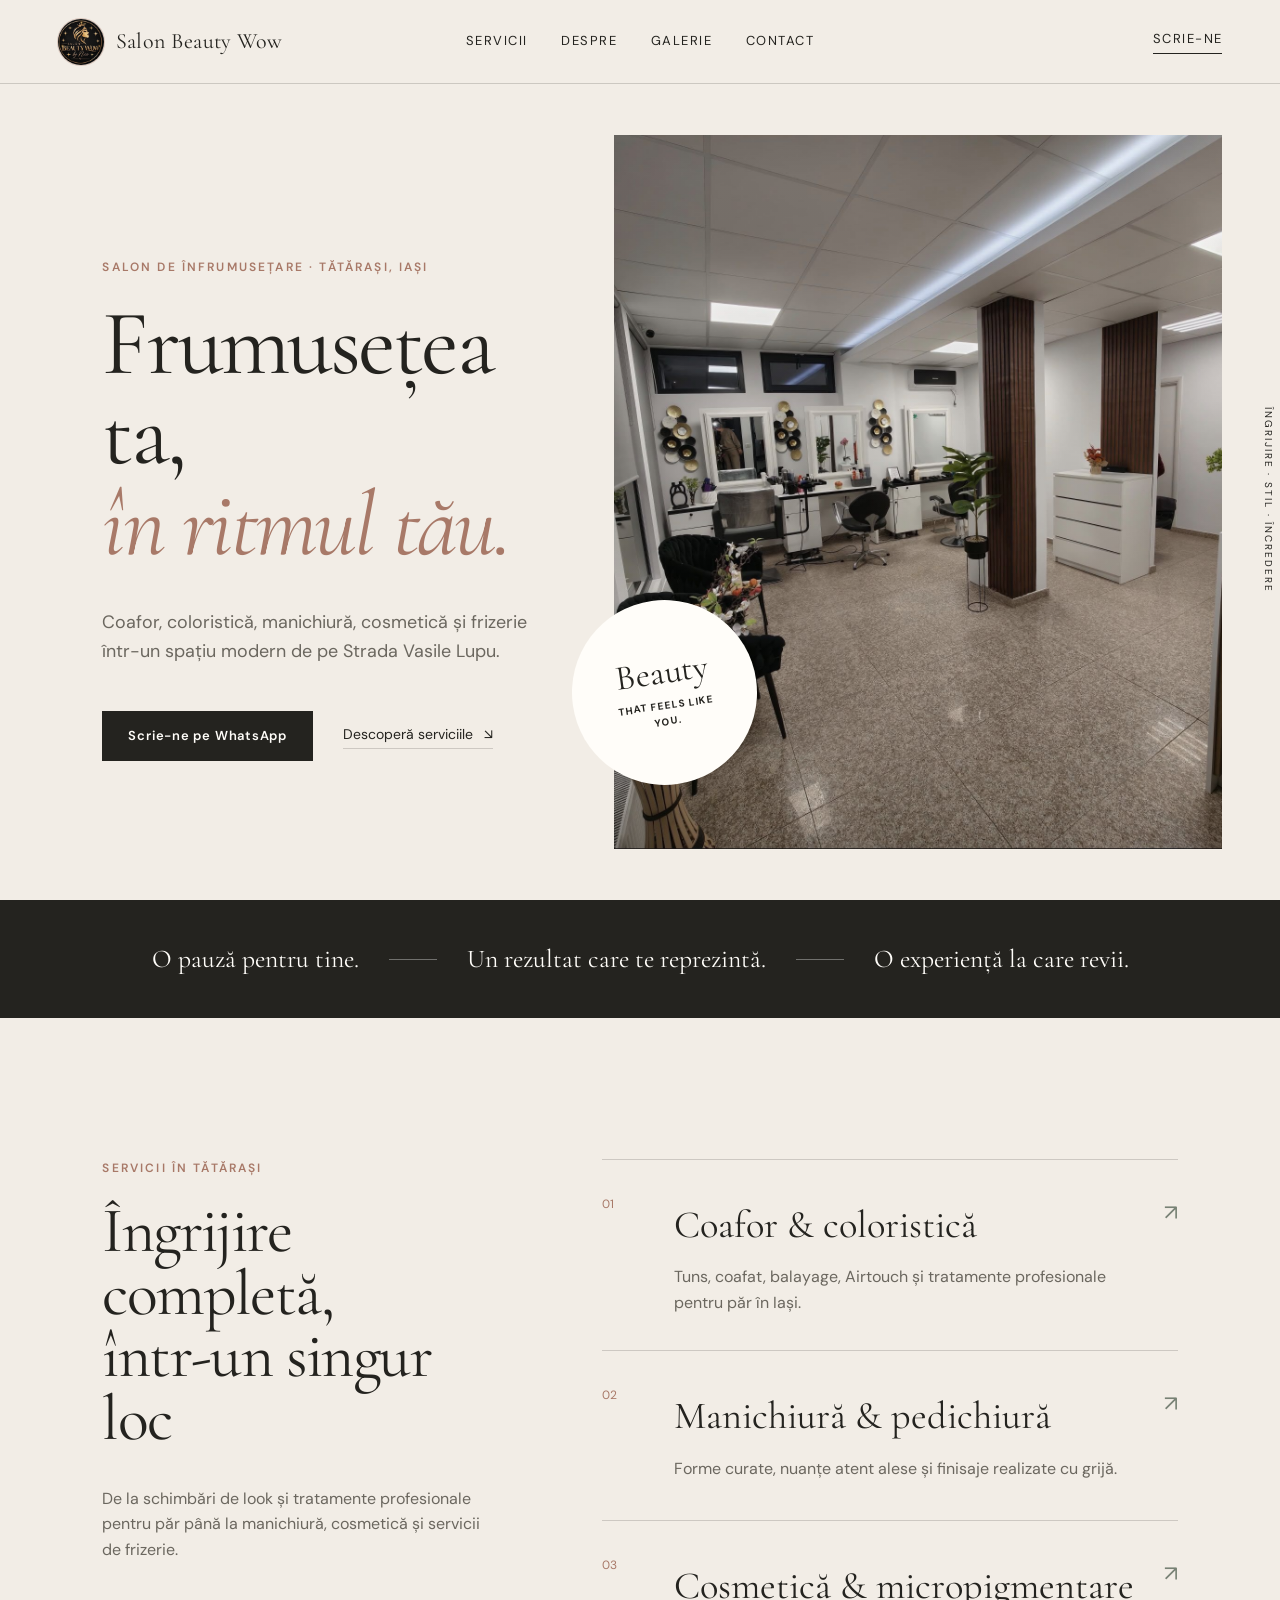
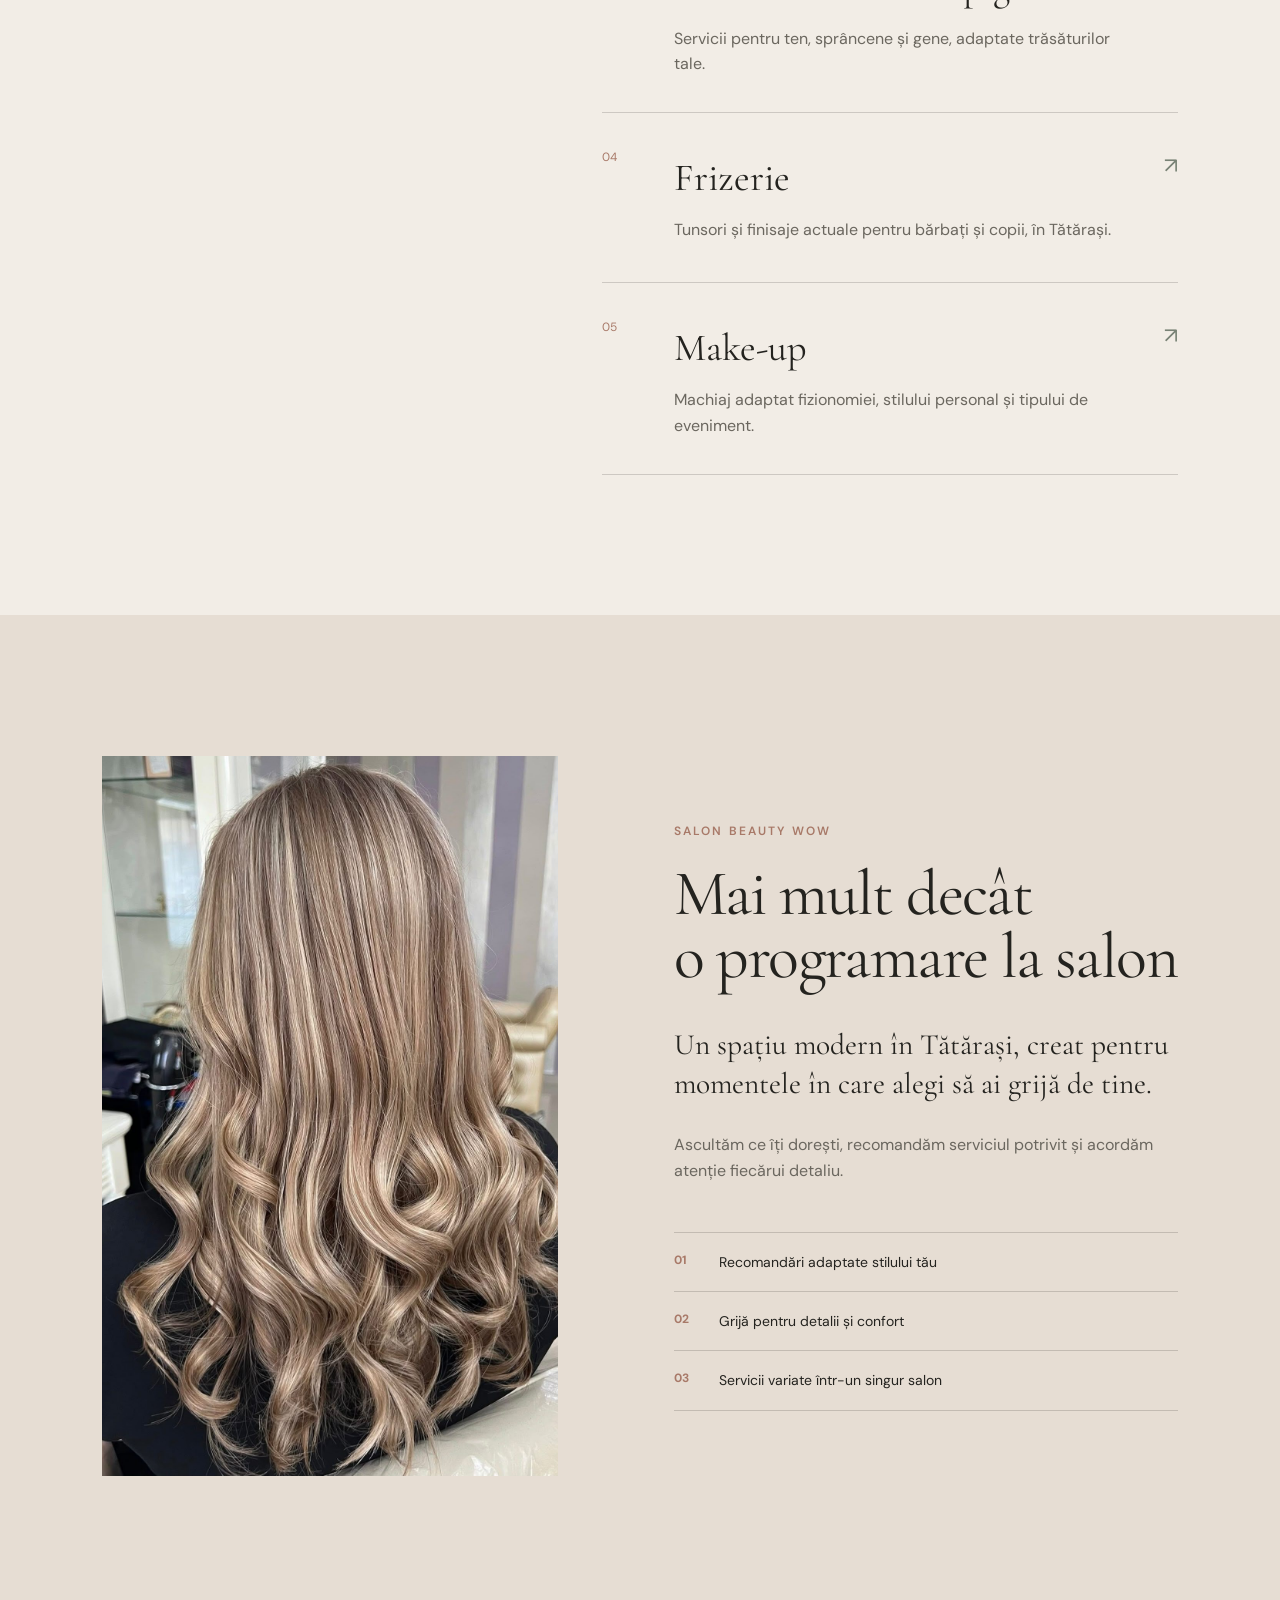
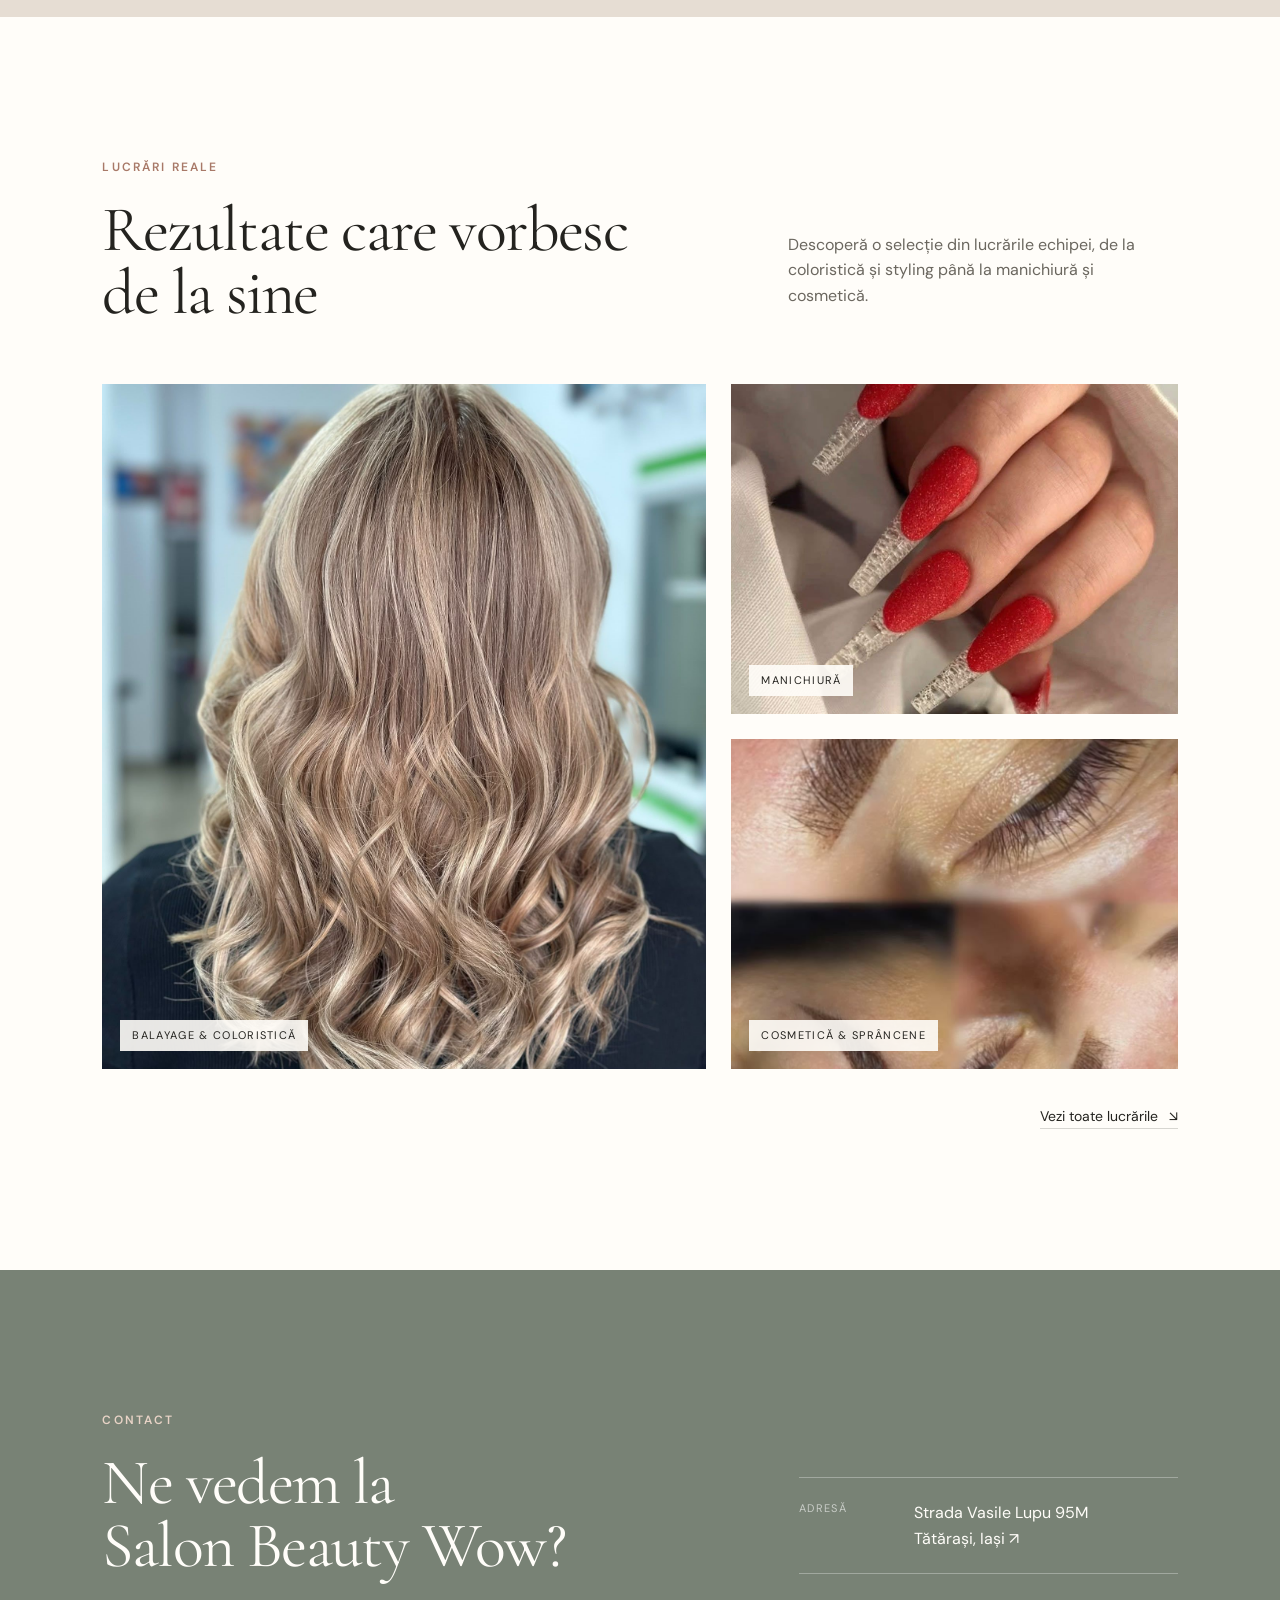
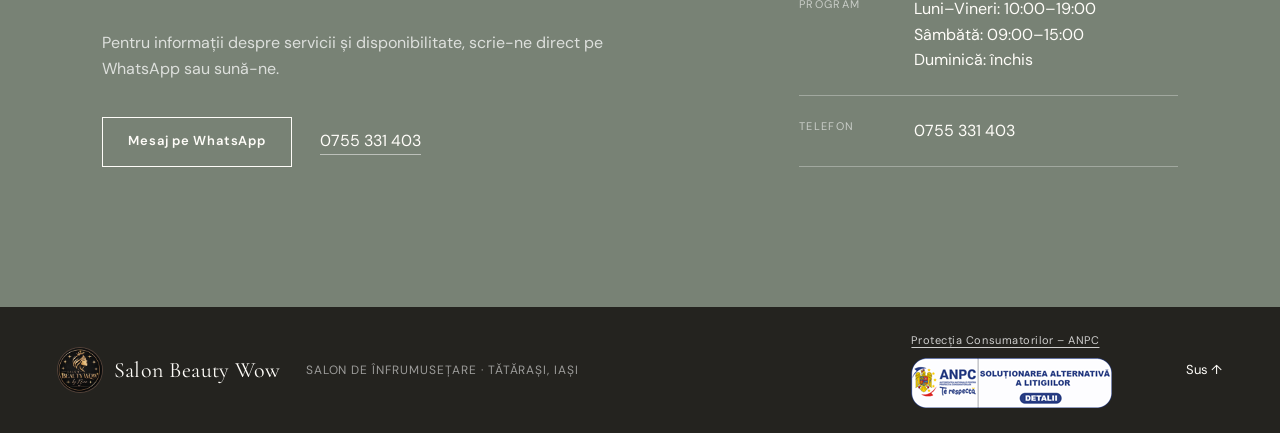
<file: index.html>
<!doctype html>
<html lang="ro">
<head>
  <meta charset="UTF-8">
  <meta name="viewport" content="width=device-width, initial-scale=1.0">
  <meta name="description" content="Salon Beauty Wow, salon de înfrumusețare în Tătărași, Iași: coafor, balayage, Airtouch, manichiură, pedichiură, cosmetică, frizerie și micropigmentare.">
  <meta name="theme-color" content="#f2ede6">
  <title>Salon de înfrumusețare Tătărași Iași | Salon Beauty Wow</title>
  <link rel="preconnect" href="https://fonts.googleapis.com">
  <link rel="preconnect" href="https://fonts.gstatic.com" crossorigin>
  <link href="https://fonts.googleapis.com/css2?family=Cormorant+Garamond:wght@400;500&family=DM+Sans:wght@400;500;600&display=swap" rel="stylesheet">
  <link rel="icon" href="logo-salon-beauty-wow.jpeg" type="image/jpeg">
  <link rel="stylesheet" href="style.css">
  <script type="application/ld+json">
  {
    "@context": "https://schema.org",
    "@type": "BeautySalon",
    "name": "Salon Beauty Wow",
    "telephone": "+40 755 331 403",
    "address": {
      "@type": "PostalAddress",
      "streetAddress": "Strada Vasile Lupu 95M",
      "addressLocality": "Iași",
      "addressRegion": "Iași",
      "addressCountry": "RO"
    },
    "openingHoursSpecification": [
      {
        "@type": "OpeningHoursSpecification",
        "dayOfWeek": ["Monday", "Tuesday", "Wednesday", "Thursday", "Friday"],
        "opens": "10:00",
        "closes": "19:00"
      },
      {
        "@type": "OpeningHoursSpecification",
        "dayOfWeek": "Saturday",
        "opens": "09:00",
        "closes": "15:00"
      }
    ]
  }
  </script>
</head>
<body>
  <header class="site-header" id="acasa">
    <a class="brand" href="#acasa" aria-label="Salon Beauty Wow - Acasă">
      <img class="brand-logo" src="logo-salon-beauty-wow.jpeg" alt="">
      <span class="brand-name">Salon Beauty Wow</span>
    </a>
    <button class="menu-toggle" type="button" aria-label="Deschide meniul" aria-expanded="false"><span></span><span></span></button>
    <nav class="main-nav" aria-label="Navigație principală">
      <a href="servicii.html">Servicii</a><a href="despre.html">Despre</a><a href="galerie.html">Galerie</a><a href="contact.html">Contact</a>
    </nav>
    <a class="header-contact" href="https://wa.me/40755331403" target="_blank" rel="noopener">Scrie-ne</a>
  </header>

  <main>
    <section class="hero">
      <div class="hero-copy reveal">
        <p class="eyebrow">Salon de înfrumusețare · Tătărași, Iași</p>
        <h1>Frumusețea ta,<br><em>în ritmul tău.</em></h1>
        <p class="hero-intro">Coafor, coloristică, manichiură, cosmetică și frizerie într-un spațiu modern de pe Strada Vasile Lupu.</p>
        <div class="hero-actions">
          <a class="button button-primary" href="https://wa.me/40755331403" target="_blank" rel="noopener">Scrie-ne pe WhatsApp</a>
          <a class="text-link" href="servicii.html">Descoperă serviciile <span>↘</span></a>
        </div>
      </div>
      <div class="hero-visual reveal delay-1">
        <div class="hero-image" role="img" aria-label="Interiorul Salon Beauty Wow din Tătărași, Iași"></div>
        <div class="hero-note"><span>Beauty</span><strong>that feels like you.</strong></div>
      </div>
      <p class="hero-side">ÎNGRIJIRE · STIL · ÎNCREDERE</p>
    </section>

    <section class="intro-strip" aria-label="Promisiunea Salon Beauty Wow">
      <p>O pauză pentru tine.</p><span></span><p>Un rezultat care te reprezintă.</p><span></span><p>O experiență la care revii.</p>
    </section>

    <section class="services section" id="servicii">
      <div class="section-heading reveal">
        <p class="eyebrow">Servicii în Tătărași</p>
        <h2>Îngrijire completă,<br>într-un singur loc</h2>
        <p>De la schimbări de look și tratamente profesionale pentru păr până la manichiură, cosmetică și servicii de frizerie.</p>
      </div>
      <div class="service-list">
        <article class="service-item reveal"><span>01</span><div><h3>Coafor & coloristică</h3><p>Tuns, coafat, balayage, Airtouch și tratamente profesionale pentru păr în Iași.</p></div><span class="service-arrow">↗</span></article>
        <article class="service-item reveal"><span>02</span><div><h3>Manichiură & pedichiură</h3><p>Forme curate, nuanțe atent alese și finisaje realizate cu grijă.</p></div><span class="service-arrow">↗</span></article>
        <article class="service-item reveal"><span>03</span><div><h3>Cosmetică & micropigmentare</h3><p>Servicii pentru ten, sprâncene și gene, adaptate trăsăturilor tale.</p></div><span class="service-arrow">↗</span></article>
        <article class="service-item reveal"><span>04</span><div><h3>Frizerie</h3><p>Tunsori și finisaje actuale pentru bărbați și copii, în Tătărași.</p></div><span class="service-arrow">↗</span></article>
        <article class="service-item reveal"><span>05</span><div><h3>Make-up</h3><p>Machiaj adaptat fizionomiei, stilului personal și tipului de eveniment.</p></div><span class="service-arrow">↗</span></article>
      </div>
    </section>

    <section class="about section" id="despre">
      <div class="about-image reveal" role="img" aria-label="Lucrare de coafor realizată la Salon Beauty Wow"></div>
      <div class="about-copy reveal delay-1">
        <p class="eyebrow">Salon Beauty Wow</p>
        <h2>Mai mult decât<br>o programare la salon</h2>
        <p class="lead">Un spațiu modern în Tătărași, creat pentru momentele în care alegi să ai grijă de tine.</p>
        <p>Ascultăm ce îți dorești, recomandăm serviciul potrivit și acordăm atenție fiecărui detaliu.</p>
        <div class="about-values">
          <div><strong>01</strong><span>Recomandări adaptate stilului tău</span></div>
          <div><strong>02</strong><span>Grijă pentru detalii și confort</span></div>
          <div><strong>03</strong><span>Servicii variate într-un singur salon</span></div>
        </div>
      </div>
    </section>

    <section class="gallery section" id="galerie">
      <div class="gallery-heading reveal">
        <div><p class="eyebrow">Lucrări reale</p><h2>Rezultate care vorbesc<br>de la sine</h2></div>
        <p>Descoperă o selecție din lucrările echipei, de la coloristică și styling până la manichiură și cosmetică.</p>
      </div>
      <div class="gallery-grid">
        <figure class="gallery-card gallery-card-tall reveal"><img src="assets/gallery/hair-10.jpg" alt="Balayage realizat la Salon Beauty Wow Iași" loading="lazy"><figcaption>Balayage & coloristică</figcaption></figure>
        <figure class="gallery-card reveal delay-1"><img src="assets/gallery/nails-04.jpg" alt="Manichiură realizată în Tătărași" loading="lazy"><figcaption>Manichiură</figcaption></figure>
        <figure class="gallery-card reveal"><img src="assets/gallery/beauty-02.jpg" alt="Stilizare sprâncene la Salon Beauty Wow" loading="lazy"><figcaption>Cosmetică & sprâncene</figcaption></figure>
      </div>
      <div class="section-link"><a class="text-link" href="galerie.html">Vezi toate lucrările <span>↘</span></a></div>
    </section>

    <section class="contact section" id="contact">
      <div class="contact-copy reveal">
        <p class="eyebrow">Contact</p><h2>Ne vedem la<br>Salon Beauty Wow?</h2>
        <p>Pentru informații despre servicii și disponibilitate, scrie-ne direct pe WhatsApp sau sună-ne.</p>
        <div class="contact-actions"><a class="button button-light" href="https://wa.me/40755331403" target="_blank" rel="noopener">Mesaj pe WhatsApp</a><a class="contact-phone" href="tel:+40755331403">0755 331 403</a></div>
      </div>
      <div class="contact-details reveal delay-1">
        <div><span>Adresă</span><p><a href="https://www.google.com/maps/search/?api=1&query=Strada+Vasile+Lupu+95M+Iasi" target="_blank" rel="noopener">Strada Vasile Lupu 95M<br>Tătărași, Iași ↗</a></p></div>
        <div><span>Program</span><p>Luni–Vineri: 10:00–19:00<br>Sâmbătă: 09:00–15:00<br>Duminică: închis</p></div>
        <div><span>Telefon</span><p><a href="tel:+40755331403">0755 331 403</a></p></div>
      </div>
    </section>
  </main>

  <footer>
    <a class="brand brand-footer" href="#acasa"><img class="brand-logo" src="logo-salon-beauty-wow.jpeg" alt=""><span class="brand-name">Salon Beauty Wow</span></a>
    <p>Salon de înfrumusețare · Tătărași, Iași</p>
    <div class="footer-anpc" aria-label="Informații pentru consumatori">
      <a class="anpc-link" href="https://anpc.ro" target="_blank" rel="noopener noreferrer">Protecția Consumatorilor – ANPC</a>
      <a class="anpc-sal" href="https://reclamatiisal.anpc.ro" target="_blank" rel="noopener noreferrer" aria-label="Accesează platforma ANPC pentru soluționarea alternativă a litigiilor">
        <img src="assets/anpc-sal.png" width="250" height="50" loading="lazy" alt="ANPC — Soluționarea alternativă a litigiilor (SAL)">
      </a>
    </div>
    <a href="#acasa">Sus ↑</a>
  </footer>
  <script src="script.js"></script>
</body>
</html>
</file>
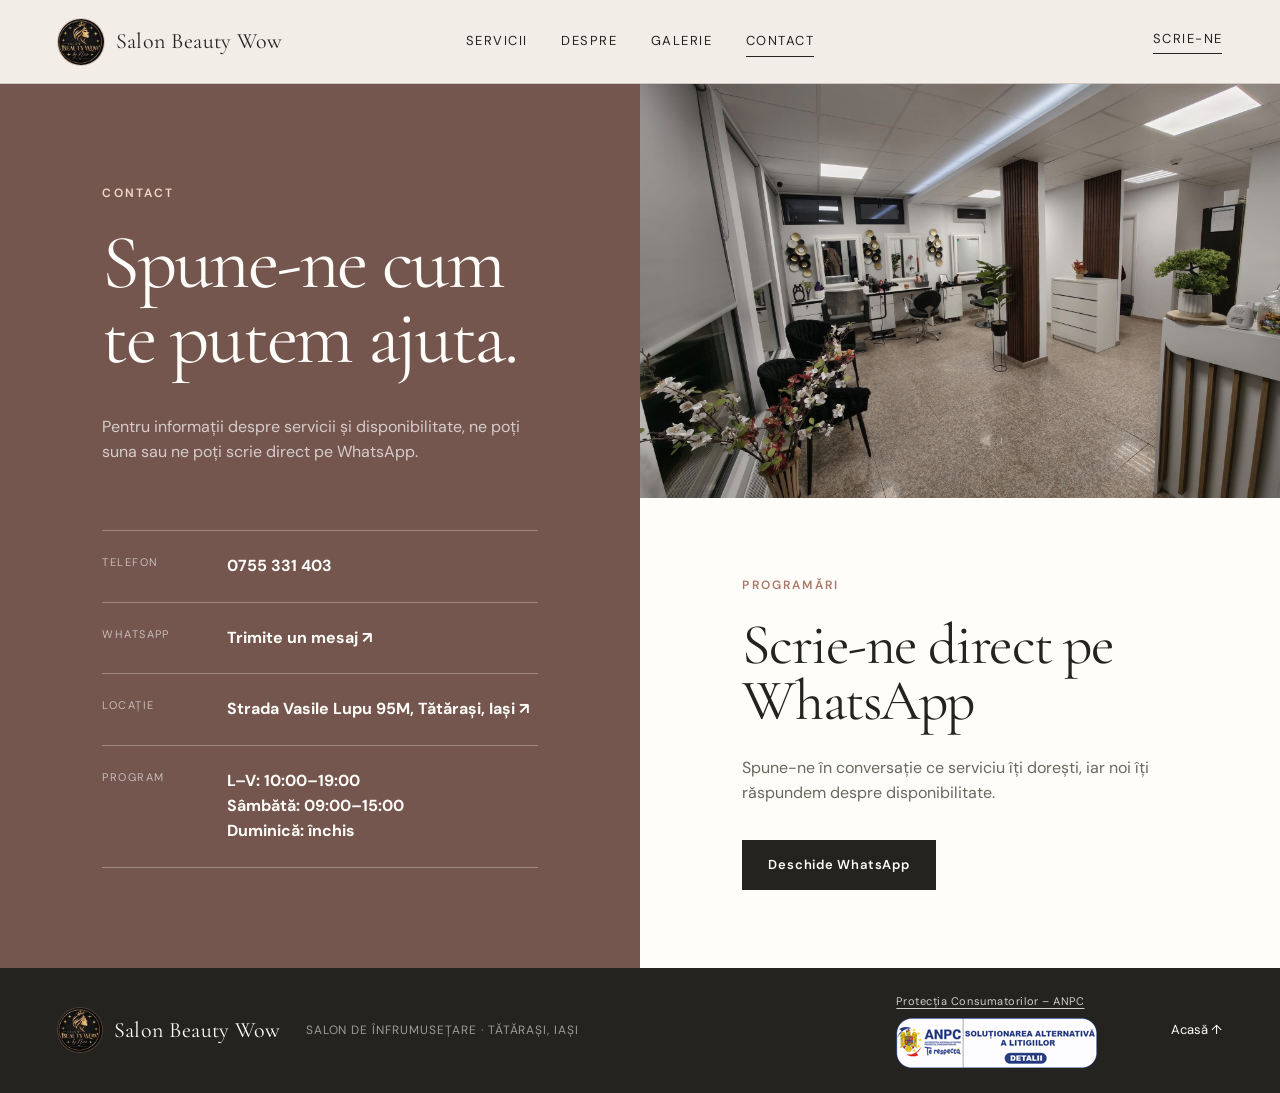
<file: contact.html>
<!doctype html>
<html lang="ro">
<head>
  <meta charset="UTF-8"><meta name="viewport" content="width=device-width, initial-scale=1.0">
  <meta name="description" content="Contact Salon Beauty Wow Tătărași Iași: Strada Vasile Lupu 95M, telefon 0755 331 403. Program luni-vineri 10:00-19:00, sâmbătă 09:00-15:00.">
  <title>Contact și program | Salon Beauty Wow Tătărași Iași</title>
  <link rel="preconnect" href="https://fonts.googleapis.com"><link rel="preconnect" href="https://fonts.gstatic.com" crossorigin>
  <link href="https://fonts.googleapis.com/css2?family=Cormorant+Garamond:wght@400;500&family=DM+Sans:wght@400;500;600&display=swap" rel="stylesheet"><link rel="icon" href="logo-salon-beauty-wow.jpeg" type="image/jpeg"><link rel="stylesheet" href="style.css">
</head>
<body>
  <header class="site-header"><a class="brand" href="index.html"><img class="brand-logo" src="logo-salon-beauty-wow.jpeg" alt=""><span class="brand-name">Salon Beauty Wow</span></a><button class="menu-toggle" type="button" aria-label="Deschide meniul" aria-expanded="false"><span></span><span></span></button><nav class="main-nav"><a href="servicii.html">Servicii</a><a href="despre.html">Despre</a><a href="galerie.html">Galerie</a><a class="active" href="contact.html">Contact</a></nav><a class="header-contact" href="https://wa.me/40755331403" target="_blank" rel="noopener">Scrie-ne</a></header>
  <main>
    <section class="contact-page">
      <div class="contact-panel">
        <p class="eyebrow">Contact</p><h1>Spune-ne cum te putem ajuta.</h1><p>Pentru informații despre servicii și disponibilitate, ne poți suna sau ne poți scrie direct pe WhatsApp.</p>
        <div class="contact-cards">
          <a href="tel:+40755331403"><span>Telefon</span><strong>0755 331 403</strong></a>
          <a href="https://wa.me/40755331403" target="_blank" rel="noopener"><span>WhatsApp</span><strong>Trimite un mesaj ↗</strong></a>
          <a href="https://www.google.com/maps/search/?api=1&query=Strada+Vasile+Lupu+95M+Iasi" target="_blank" rel="noopener"><span>Locație</span><strong>Strada Vasile Lupu 95M, Tătărași, Iași ↗</strong></a>
          <div><span>Program</span><strong>L–V: 10:00–19:00<br>Sâmbătă: 09:00–15:00<br>Duminică: închis</strong></div>
        </div>
      </div>
      <div class="contact-direct">
        <div class="contact-direct-image" role="img" aria-label="Interior Salon Beauty Wow Iași"></div>
        <div class="contact-direct-copy">
          <p class="eyebrow">Programări</p>
          <h2>Scrie-ne direct pe WhatsApp</h2>
          <p>Spune-ne în conversație ce serviciu îți dorești, iar noi îți răspundem despre disponibilitate.</p>
          <a class="button button-primary" href="https://wa.me/40755331403" target="_blank" rel="noopener">Deschide WhatsApp</a>
        </div>
      </div>
    </section>
  </main>
  <footer><a class="brand brand-footer" href="index.html"><img class="brand-logo" src="logo-salon-beauty-wow.jpeg" alt=""><span class="brand-name">Salon Beauty Wow</span></a><p>Salon de înfrumusețare · Tătărași, Iași</p><div class="footer-anpc" aria-label="Informații pentru consumatori"><a class="anpc-link" href="https://anpc.ro" target="_blank" rel="noopener noreferrer">Protecția Consumatorilor – ANPC</a><a class="anpc-sal" href="https://reclamatiisal.anpc.ro" target="_blank" rel="noopener noreferrer" aria-label="Accesează platforma ANPC pentru soluționarea alternativă a litigiilor"><img src="assets/anpc-sal.png" width="250" height="50" loading="lazy" alt="ANPC — Soluționarea alternativă a litigiilor (SAL)"></a></div><a href="index.html">Acasă ↑</a></footer>
  <script src="script.js"></script>
</body>
</html>
</file>
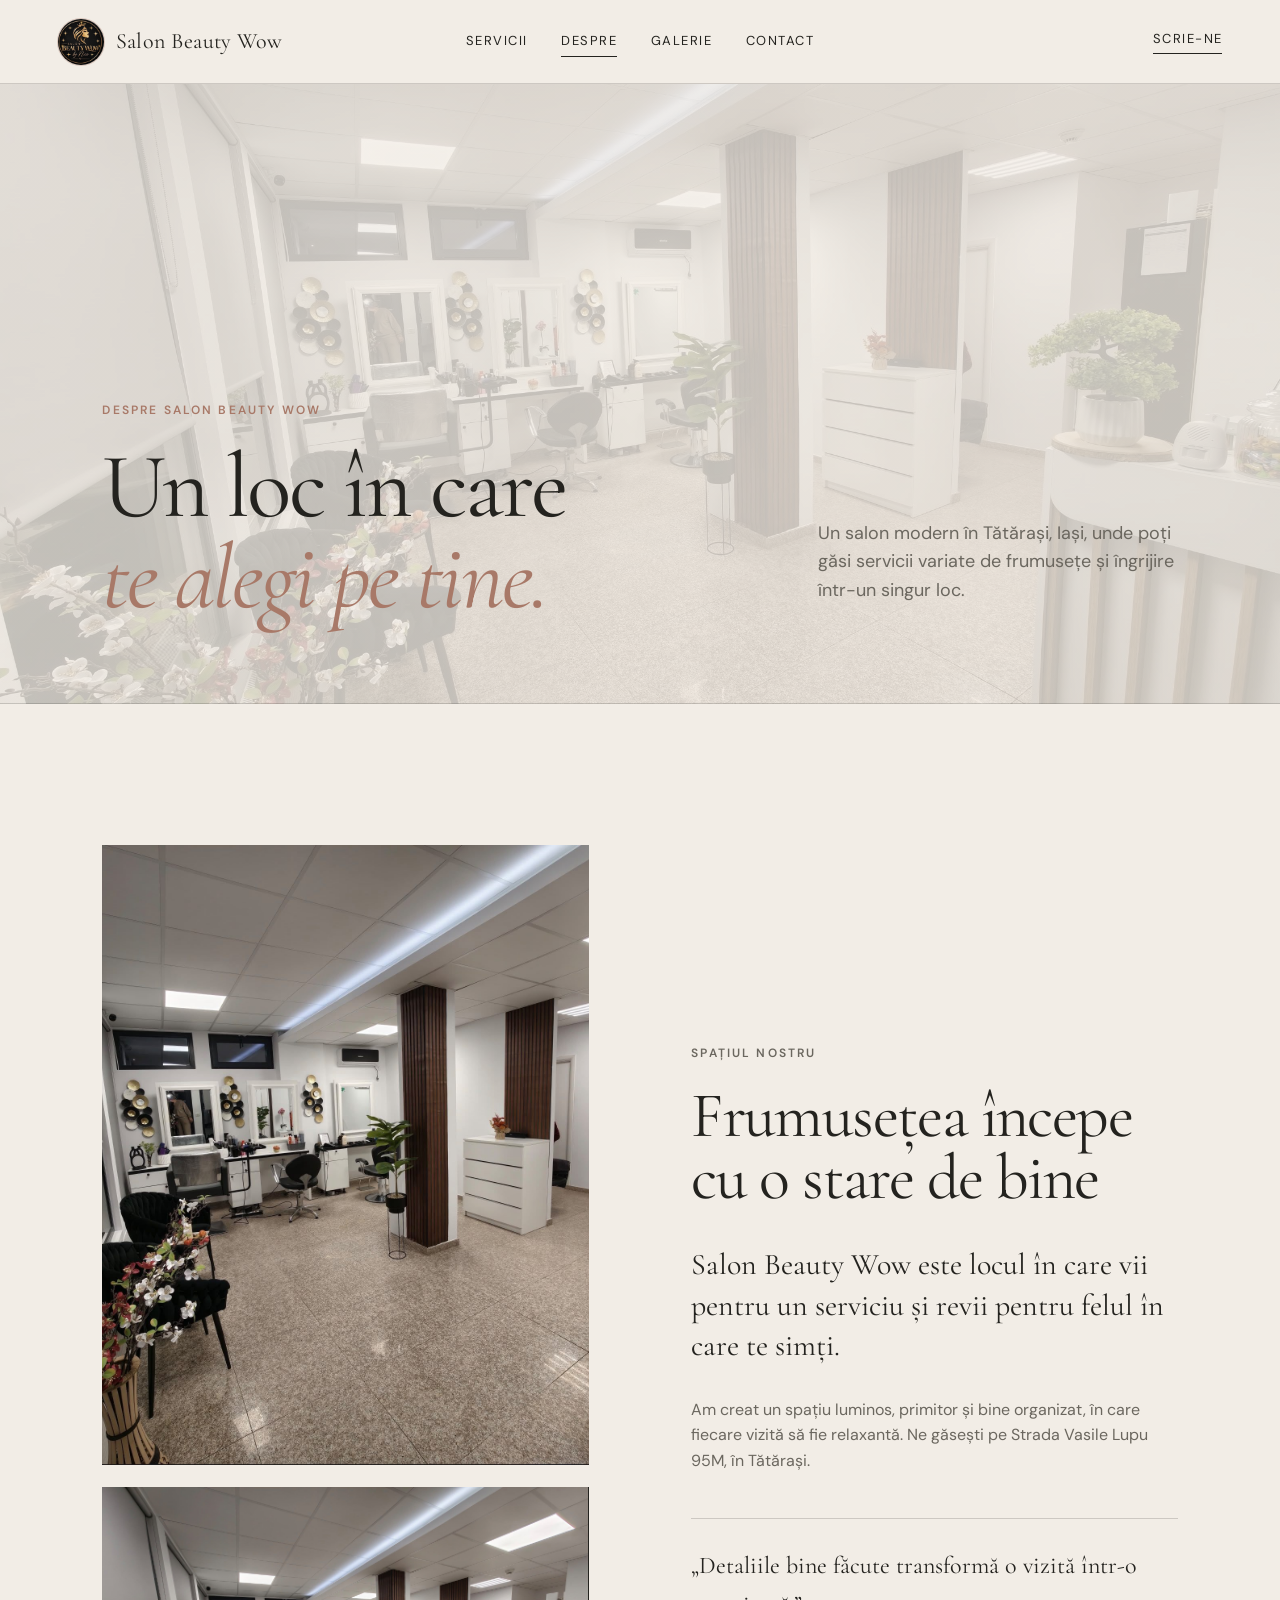
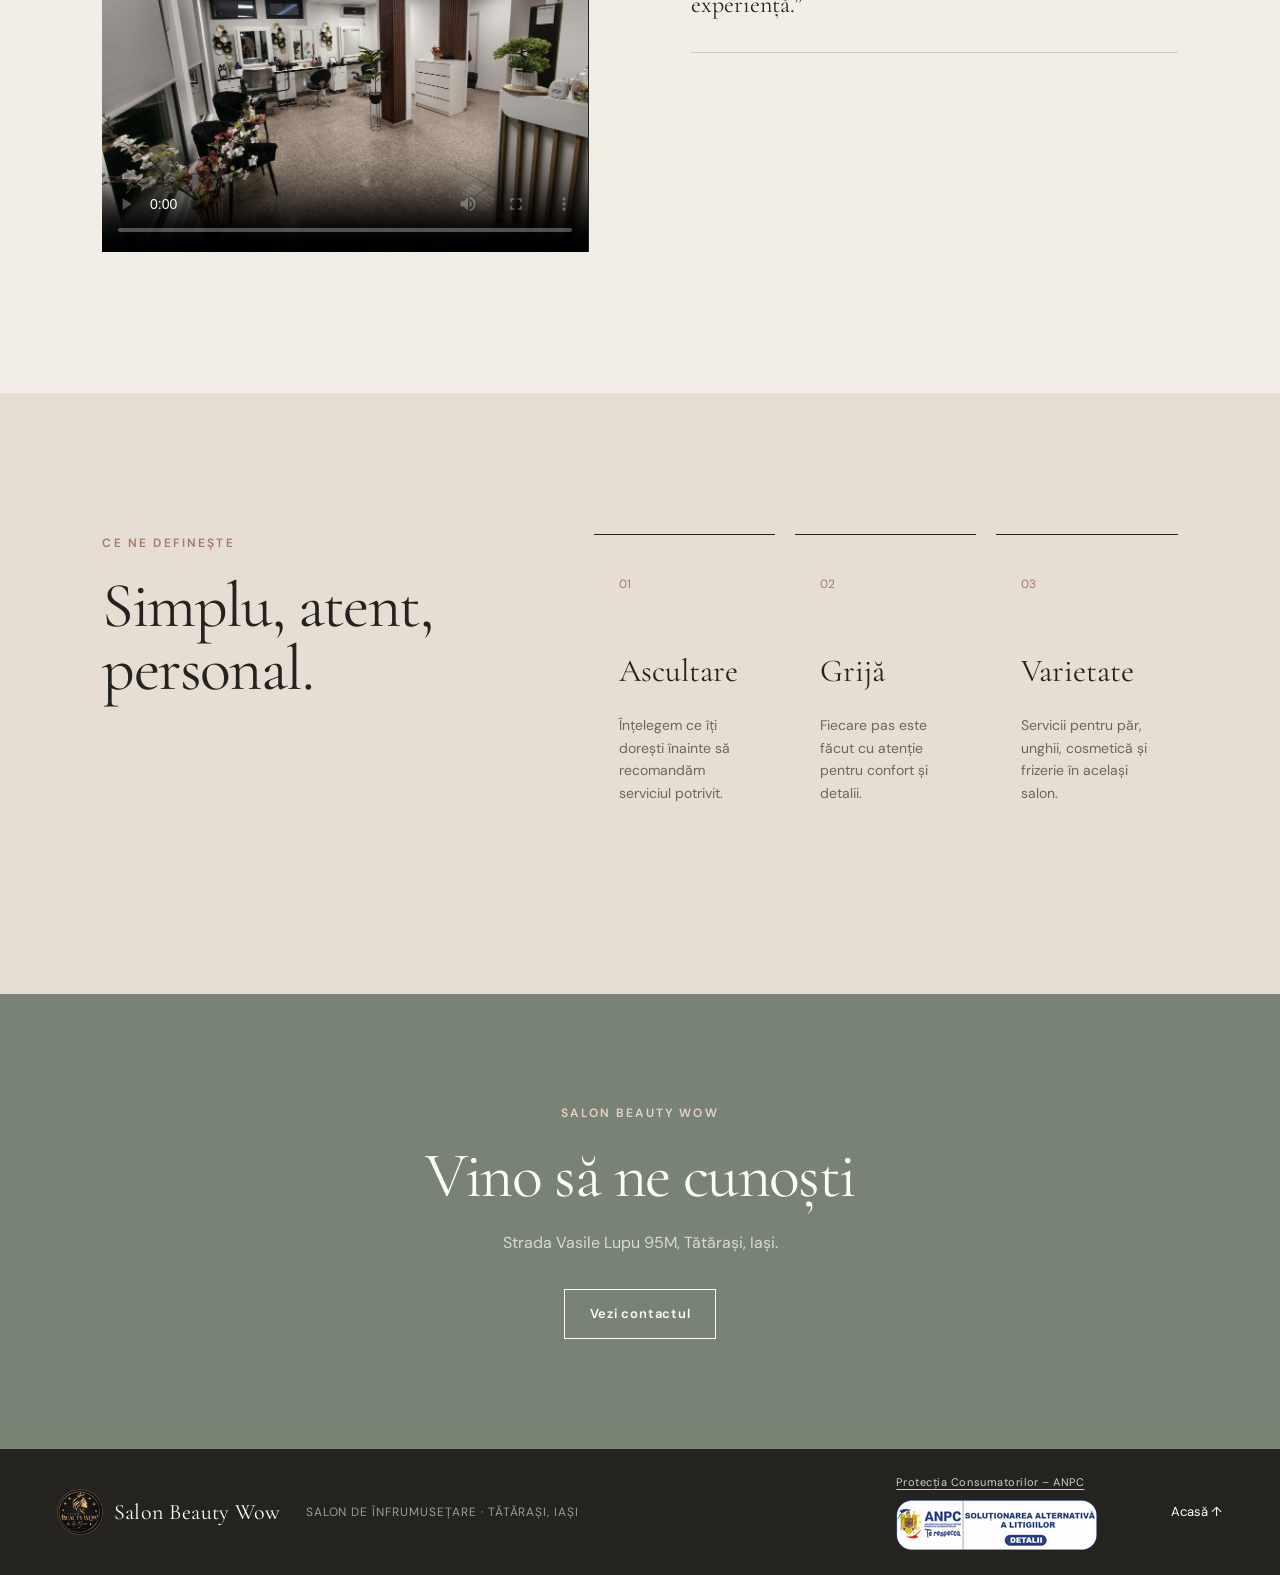
<file: despre.html>
<!doctype html>
<html lang="ro">
<head>
  <meta charset="UTF-8"><meta name="viewport" content="width=device-width, initial-scale=1.0">
  <meta name="description" content="Descoperă atmosfera Salon Beauty Wow, salon de înfrumusețare din Tătărași, Iași, pe Strada Vasile Lupu 95M.">
  <title>Despre Salon Beauty Wow | Salon în Tătărași, Iași</title>
  <link rel="preconnect" href="https://fonts.googleapis.com"><link rel="preconnect" href="https://fonts.gstatic.com" crossorigin>
  <link href="https://fonts.googleapis.com/css2?family=Cormorant+Garamond:wght@400;500&family=DM+Sans:wght@400;500;600&display=swap" rel="stylesheet"><link rel="icon" href="logo-salon-beauty-wow.jpeg" type="image/jpeg"><link rel="stylesheet" href="style.css">
</head>
<body>
  <header class="site-header"><a class="brand" href="index.html"><img class="brand-logo" src="logo-salon-beauty-wow.jpeg" alt=""><span class="brand-name">Salon Beauty Wow</span></a><button class="menu-toggle" type="button" aria-label="Deschide meniul" aria-expanded="false"><span></span><span></span></button><nav class="main-nav"><a href="servicii.html">Servicii</a><a class="active" href="despre.html">Despre</a><a href="galerie.html">Galerie</a><a href="contact.html">Contact</a></nav><a class="header-contact" href="https://wa.me/40755331403" target="_blank" rel="noopener">Scrie-ne</a></header>
  <main>
    <section class="inner-hero inner-hero-about"><div><p class="eyebrow">Despre Salon Beauty Wow</p><h1>Un loc în care<br><em>te alegi pe tine.</em></h1></div><p>Un salon modern în Tătărași, Iași, unde poți găsi servicii variate de frumusețe și îngrijire într-un singur loc.</p></section>

    <section class="story section">
      <div class="story-media">
        <div class="story-image" role="img" aria-label="Interior Salon Beauty Wow Iași"></div>
        <video class="salon-tour" controls preload="metadata" poster="assets/salon-interior.jpg" aria-label="Tur video Salon Beauty Wow">
          <source src="assets/salon-tour.mp4" type="video/mp4">
          Browserul tău nu poate reda videoclipul.
        </video>
      </div>
      <div class="story-copy"><p class="eyebrow">Spațiul nostru</p><h2>Frumusețea începe cu o stare de bine</h2><p class="story-lead">Salon Beauty Wow este locul în care vii pentru un serviciu și revii pentru felul în care te simți.</p><p>Am creat un spațiu luminos, primitor și bine organizat, în care fiecare vizită să fie relaxantă. Ne găsești pe Strada Vasile Lupu 95M, în Tătărași.</p><div class="story-quote">„Detaliile bine făcute transformă o vizită într-o experiență.”</div></div>
    </section>

    <section class="values section"><div class="values-heading"><p class="eyebrow">Ce ne definește</p><h2>Simplu, atent,<br>personal.</h2></div><div class="values-grid"><article><span>01</span><h3>Ascultare</h3><p>Înțelegem ce îți dorești înainte să recomandăm serviciul potrivit.</p></article><article><span>02</span><h3>Grijă</h3><p>Fiecare pas este făcut cu atenție pentru confort și detalii.</p></article><article><span>03</span><h3>Varietate</h3><p>Servicii pentru păr, unghii, cosmetică și frizerie în același salon.</p></article></div></section>

    <section class="page-cta"><p class="eyebrow">Salon Beauty Wow</p><h2>Vino să ne cunoști</h2><p>Strada Vasile Lupu 95M, Tătărași, Iași.</p><a class="button button-light" href="contact.html">Vezi contactul</a></section>
  </main>
  <footer><a class="brand brand-footer" href="index.html"><img class="brand-logo" src="logo-salon-beauty-wow.jpeg" alt=""><span class="brand-name">Salon Beauty Wow</span></a><p>Salon de înfrumusețare · Tătărași, Iași</p><div class="footer-anpc" aria-label="Informații pentru consumatori"><a class="anpc-link" href="https://anpc.ro" target="_blank" rel="noopener noreferrer">Protecția Consumatorilor – ANPC</a><a class="anpc-sal" href="https://reclamatiisal.anpc.ro" target="_blank" rel="noopener noreferrer" aria-label="Accesează platforma ANPC pentru soluționarea alternativă a litigiilor"><img src="assets/anpc-sal.png" width="250" height="50" loading="lazy" alt="ANPC — Soluționarea alternativă a litigiilor (SAL)"></a></div><a href="index.html">Acasă ↑</a></footer><script src="script.js"></script>
</body>
</html>
</file>
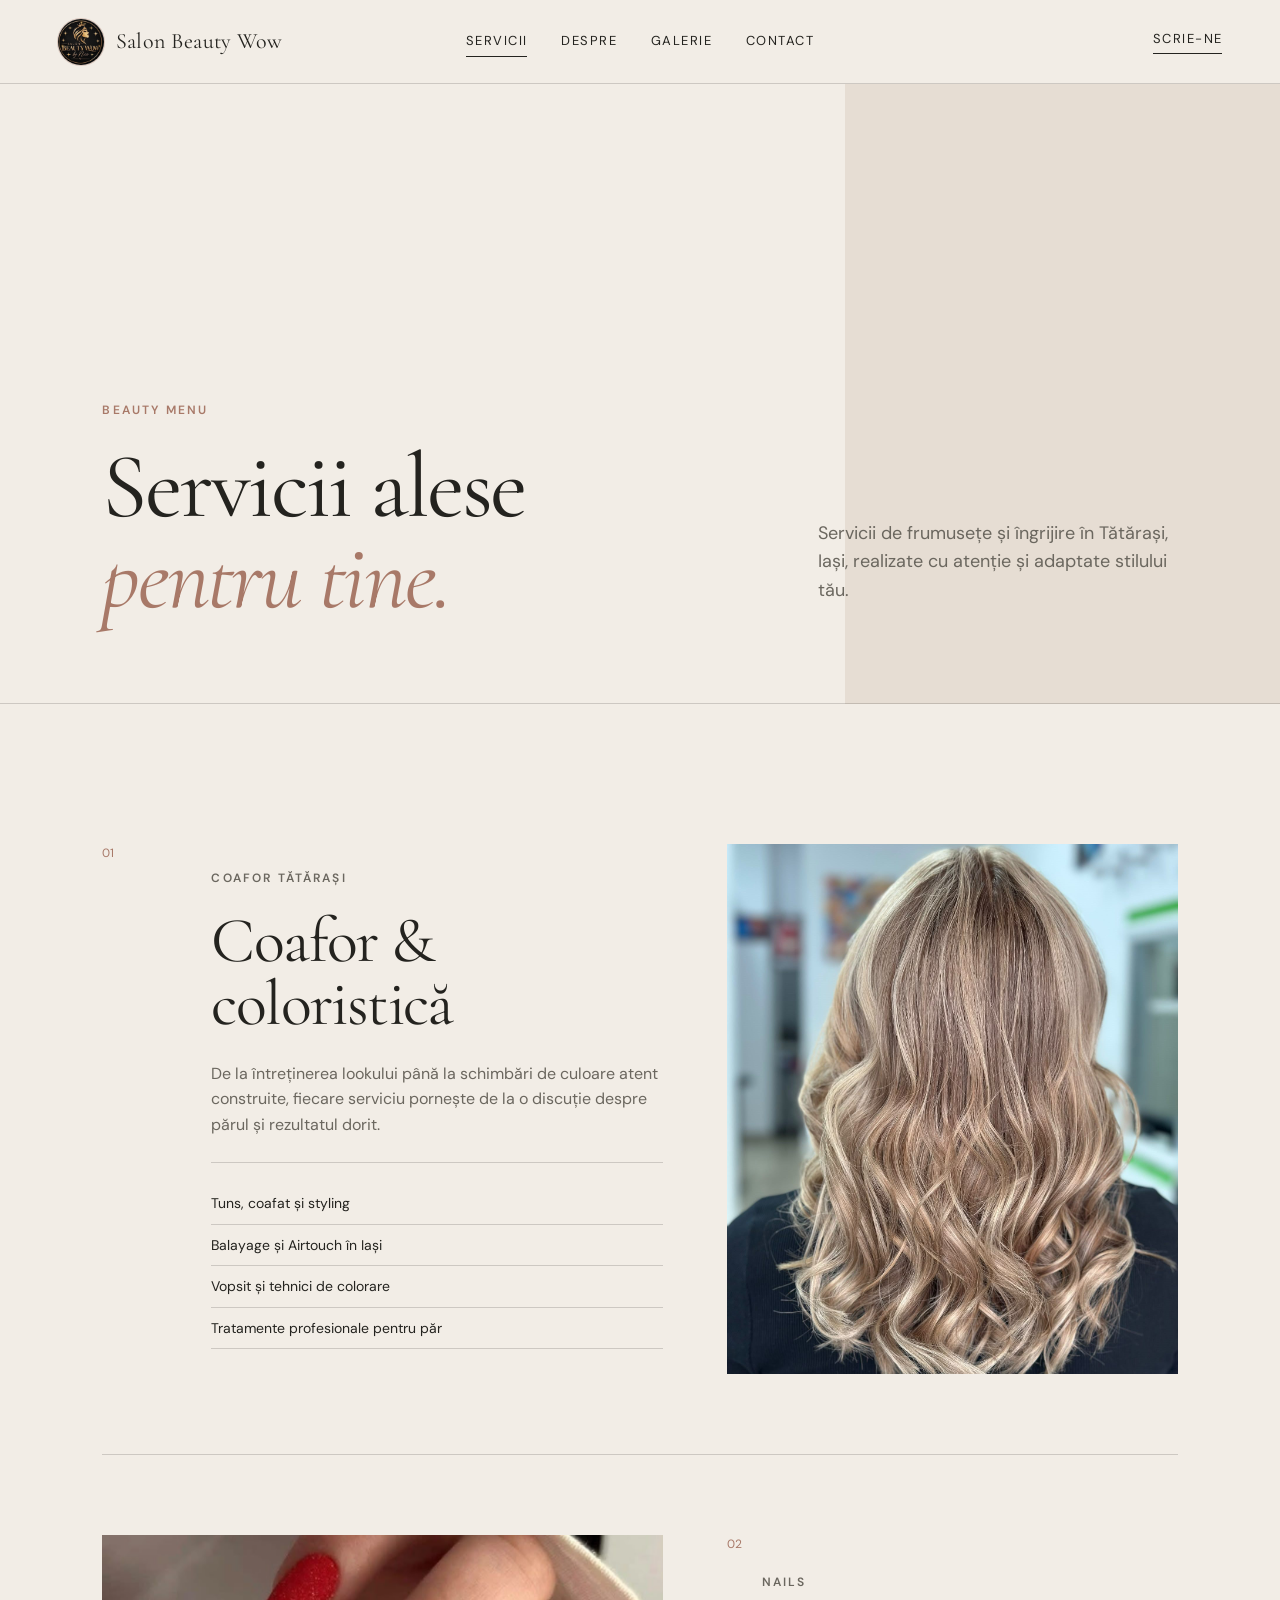
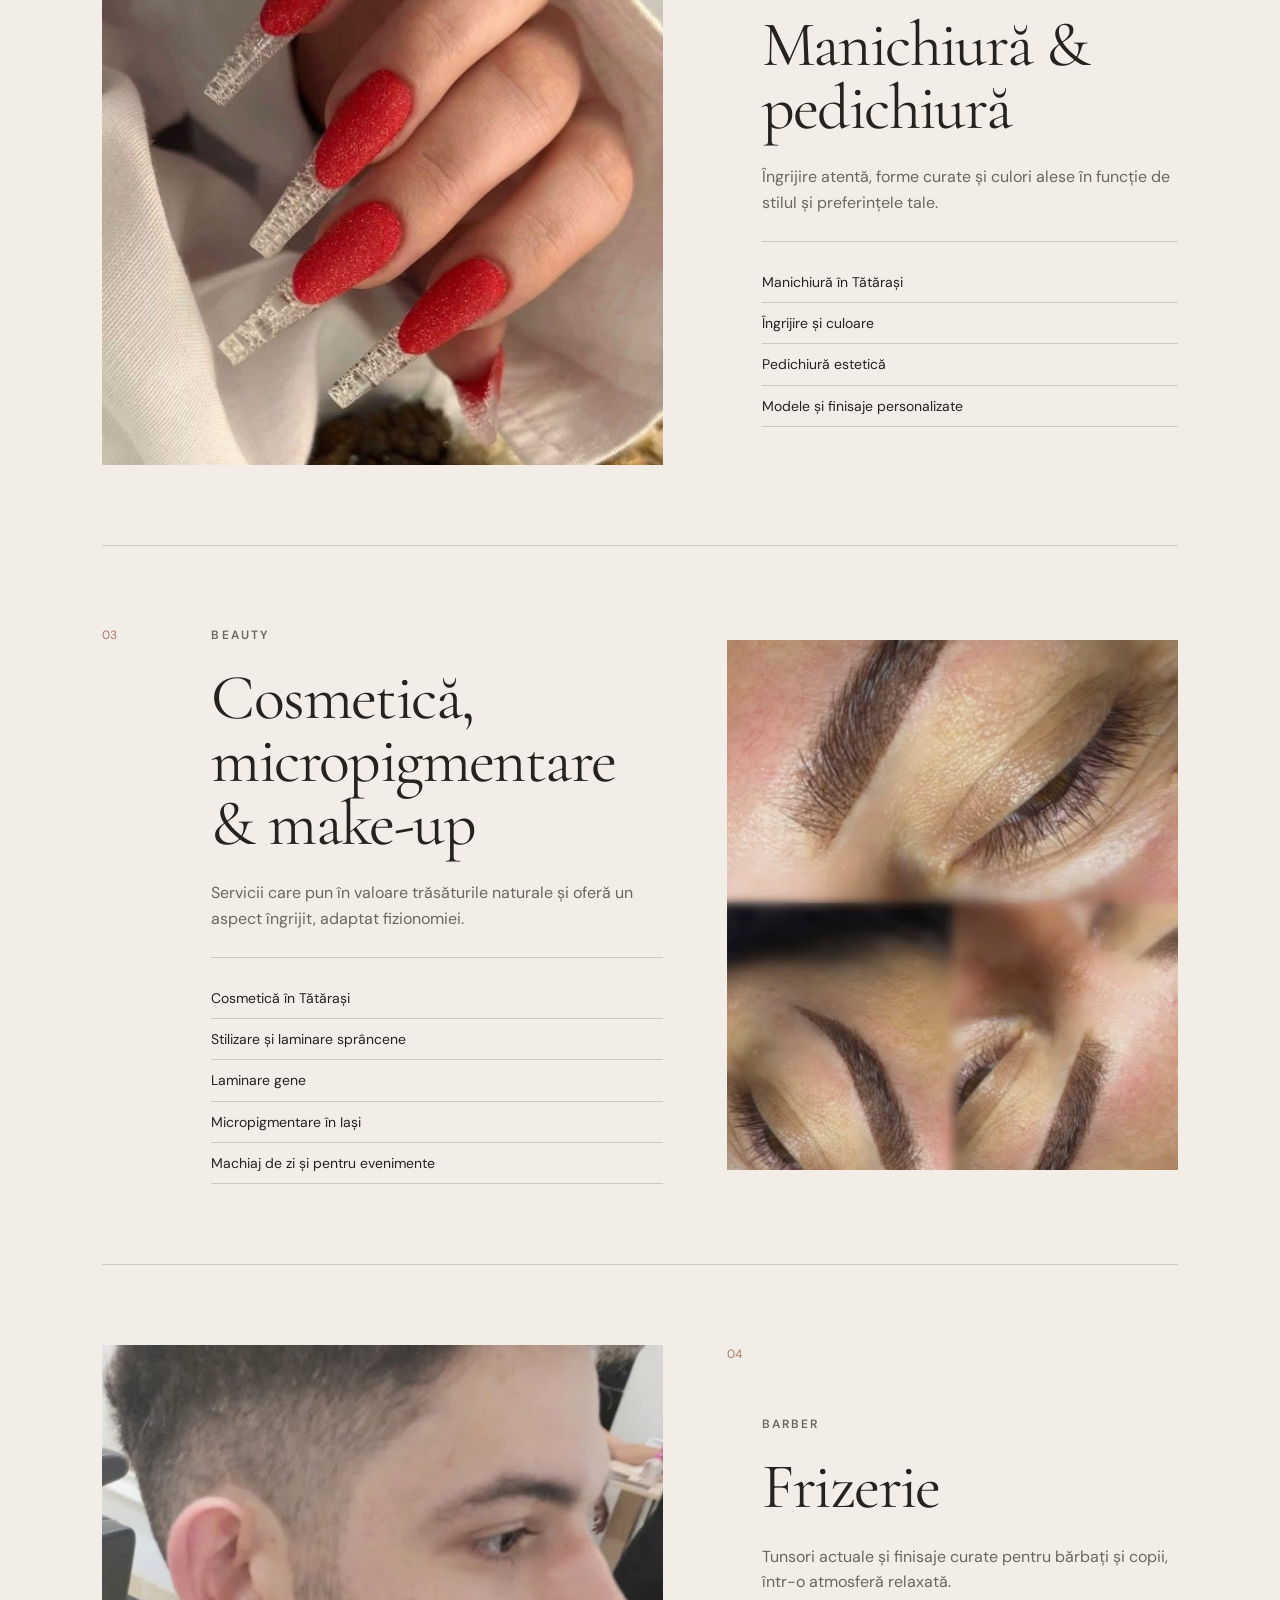
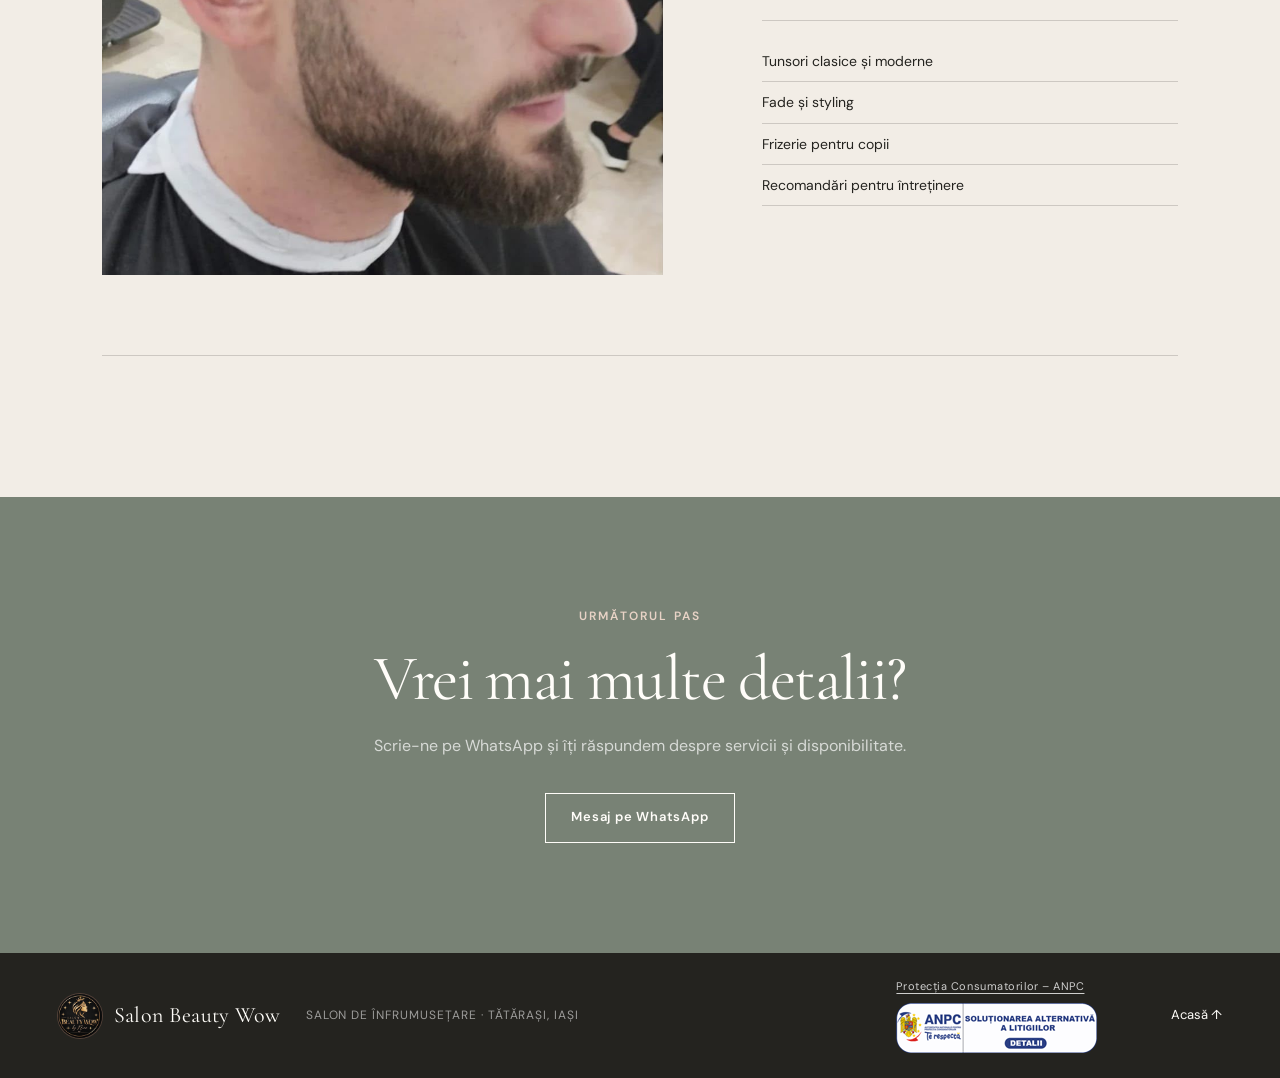
<file: servicii.html>
<!doctype html>
<html lang="ro">
<head>
  <meta charset="UTF-8">
  <meta name="viewport" content="width=device-width, initial-scale=1.0">
  <meta name="description" content="Servicii Salon Beauty Wow Tătărași Iași: coafor, balayage, Airtouch, tratamente pentru păr, manichiură, pedichiură, cosmetică, micropigmentare, make-up și frizerie.">
  <title>Coafor, manichiură și cosmetică Tătărași | Salon Beauty Wow</title>
  <link rel="preconnect" href="https://fonts.googleapis.com"><link rel="preconnect" href="https://fonts.gstatic.com" crossorigin>
  <link href="https://fonts.googleapis.com/css2?family=Cormorant+Garamond:wght@400;500&family=DM+Sans:wght@400;500;600&display=swap" rel="stylesheet">
  <link rel="icon" href="logo-salon-beauty-wow.jpeg" type="image/jpeg">
  <link rel="stylesheet" href="style.css">
</head>
<body>
  <header class="site-header">
    <a class="brand" href="index.html"><img class="brand-logo" src="logo-salon-beauty-wow.jpeg" alt=""><span class="brand-name">Salon Beauty Wow</span></a>
    <button class="menu-toggle" type="button" aria-label="Deschide meniul" aria-expanded="false"><span></span><span></span></button>
    <nav class="main-nav"><a class="active" href="servicii.html">Servicii</a><a href="despre.html">Despre</a><a href="galerie.html">Galerie</a><a href="contact.html">Contact</a></nav>
    <a class="header-contact" href="https://wa.me/40755331403" target="_blank" rel="noopener">Scrie-ne</a>
  </header>
  <main>
    <section class="inner-hero inner-hero-services">
      <div><p class="eyebrow">Beauty menu</p><h1>Servicii alese<br><em>pentru tine.</em></h1></div>
      <p>Servicii de frumusețe și îngrijire în Tătărași, Iași, realizate cu atenție și adaptate stilului tău.</p>
    </section>

    <section class="service-detail section">
      <article class="detail-row">
        <span>01</span>
        <div><p class="eyebrow">Coafor Tătărași</p><h2>Coafor & coloristică</h2><p>De la întreținerea lookului până la schimbări de culoare atent construite, fiecare serviciu pornește de la o discuție despre părul și rezultatul dorit.</p><ul><li>Tuns, coafat și styling</li><li>Balayage și Airtouch în Iași</li><li>Vopsit și tehnici de colorare</li><li>Tratamente profesionale pentru păr</li></ul></div>
        <div class="detail-image hair-image" role="img" aria-label="Balayage realizat la Salon Beauty Wow"></div>
      </article>

      <article class="detail-row reverse">
        <span>02</span>
        <div><p class="eyebrow">Nails</p><h2>Manichiură & pedichiură</h2><p>Îngrijire atentă, forme curate și culori alese în funcție de stilul și preferințele tale.</p><ul><li>Manichiură în Tătărași</li><li>Îngrijire și culoare</li><li>Pedichiură estetică</li><li>Modele și finisaje personalizate</li></ul></div>
        <div class="detail-image nails-image" role="img" aria-label="Manichiură realizată în Tătărași"></div>
      </article>

      <article class="detail-row">
        <span>03</span>
        <div><p class="eyebrow">Beauty</p><h2>Cosmetică, micropigmentare & make-up</h2><p>Servicii care pun în valoare trăsăturile naturale și oferă un aspect îngrijit, adaptat fizionomiei.</p><ul><li>Cosmetică în Tătărași</li><li>Stilizare și laminare sprâncene</li><li>Laminare gene</li><li>Micropigmentare în Iași</li><li>Machiaj de zi și pentru evenimente</li></ul></div>
        <div class="detail-image beauty-image" role="img" aria-label="Stilizare sprâncene la Salon Beauty Wow"></div>
      </article>

      <article class="detail-row reverse">
        <span>04</span>
        <div><p class="eyebrow">Barber</p><h2>Frizerie</h2><p>Tunsori actuale și finisaje curate pentru bărbați și copii, într-o atmosferă relaxată.</p><ul><li>Tunsori clasice și moderne</li><li>Fade și styling</li><li>Frizerie pentru copii</li><li>Recomandări pentru întreținere</li></ul></div>
        <div class="detail-image barber-image" role="img" aria-label="Tunsoare realizată la frizeria Salon Beauty Wow"></div>
      </article>
    </section>

    <section class="page-cta"><p class="eyebrow">Următorul pas</p><h2>Vrei mai multe detalii?</h2><p>Scrie-ne pe WhatsApp și îți răspundem despre servicii și disponibilitate.</p><a class="button button-light" href="https://wa.me/40755331403" target="_blank" rel="noopener">Mesaj pe WhatsApp</a></section>
  </main>
  <footer><a class="brand brand-footer" href="index.html"><img class="brand-logo" src="logo-salon-beauty-wow.jpeg" alt=""><span class="brand-name">Salon Beauty Wow</span></a><p>Salon de înfrumusețare · Tătărași, Iași</p><div class="footer-anpc" aria-label="Informații pentru consumatori"><a class="anpc-link" href="https://anpc.ro" target="_blank" rel="noopener noreferrer">Protecția Consumatorilor – ANPC</a><a class="anpc-sal" href="https://reclamatiisal.anpc.ro" target="_blank" rel="noopener noreferrer" aria-label="Accesează platforma ANPC pentru soluționarea alternativă a litigiilor"><img src="assets/anpc-sal.png" width="250" height="50" loading="lazy" alt="ANPC — Soluționarea alternativă a litigiilor (SAL)"></a></div><a href="index.html">Acasă ↑</a></footer>
  <script src="script.js"></script>
</body>
</html>
</file>
<file: style.css>
:root {
  --paper: #f2ede6;
  --paper-deep: #e6ddd3;
  --ink: #24231f;
  --muted: #6b675f;
  --sage: #788275;
  --clay: #a87968;
  --contact: #74564f;
  --white: #fffdf9;
  --line: rgba(36, 35, 31, 0.18);
}

* { box-sizing: border-box; }

html { scroll-behavior: smooth; }

body {
  margin: 0;
  background: var(--paper);
  color: var(--ink);
  font-family: "DM Sans", sans-serif;
  font-size: 16px;
  line-height: 1.6;
}

body.menu-open { overflow: hidden; }
body.lightbox-open { overflow: hidden; }

a { color: inherit; text-decoration: none; }
img { display: block; width: 100%; }

.site-header {
  height: 84px;
  display: grid;
  grid-template-columns: 1fr auto 1fr;
  align-items: center;
  padding: 0 4.5vw;
  border-bottom: 1px solid var(--line);
  position: relative;
  z-index: 20;
}

.brand { display: inline-flex; align-items: center; gap: 12px; width: max-content; }
.brand-logo {
  width: 46px;
  height: 46px;
  border-radius: 50%;
  object-fit: cover;
  flex: 0 0 auto;
  box-shadow: 0 0 0 1px rgba(168, 121, 104, 0.35);
}
.brand-name { font-family: "Cormorant Garamond", serif; font-size: 22px; letter-spacing: 0.02em; white-space: nowrap; }

.main-nav { display: flex; align-items: center; gap: 34px; }
.main-nav a, .header-contact { font-size: 13px; text-transform: uppercase; letter-spacing: 0.11em; }
.main-nav a { position: relative; }
.main-nav a::after {
  content: "";
  position: absolute;
  left: 0;
  right: 100%;
  bottom: -5px;
  height: 1px;
  background: var(--ink);
  transition: right 0.25s ease;
}
.main-nav a:hover::after { right: 0; }
.main-nav a.active::after { right: 0; }
.header-contact { justify-self: end; border-bottom: 1px solid var(--ink); padding-bottom: 4px; }
.menu-toggle { display: none; }

.hero {
  min-height: calc(100vh - 84px);
  display: grid;
  grid-template-columns: 48% 52%;
  position: relative;
  overflow: hidden;
}

.hero-copy {
  padding: clamp(70px, 9vw, 145px) 5vw 80px 8vw;
  display: flex;
  flex-direction: column;
  justify-content: center;
}

.eyebrow {
  margin: 0 0 22px;
  font-size: 12px;
  font-weight: 600;
  letter-spacing: 0.18em;
  text-transform: uppercase;
  color: var(--clay);
}

h1, h2, h3, p { margin-top: 0; }
h1, h2, h3 { font-weight: 400; }
h1, h2 { font-family: "Cormorant Garamond", serif; line-height: 0.98; }
h1 { font-size: clamp(56px, 7.2vw, 112px); margin-bottom: 38px; letter-spacing: -0.03em; }
h1 em { color: var(--clay); font-weight: 400; }
h2 { font-size: clamp(44px, 5vw, 78px); letter-spacing: -0.025em; }
h3 { font-family: "Cormorant Garamond", serif; }

.hero-intro { max-width: 490px; color: var(--muted); font-size: clamp(17px, 1.4vw, 20px); }
.hero-actions { display: flex; align-items: center; gap: 30px; margin-top: 28px; }
.button {
  display: inline-flex;
  align-items: center;
  justify-content: center;
  min-height: 50px;
  padding: 0 25px;
  border: 1px solid transparent;
  font-size: 13px;
  font-weight: 600;
  letter-spacing: 0.06em;
  transition: background 0.25s ease, color 0.25s ease, border-color 0.25s ease;
}
.button-primary { background: var(--ink); color: var(--white); }
.button-primary:hover { background: var(--sage); }
.text-link { font-size: 14px; border-bottom: 1px solid var(--line); padding-bottom: 3px; }
.text-link span { margin-left: 7px; }

.hero-visual { min-height: 650px; position: relative; padding: 4vw 4.5vw 4vw 0; }
.hero-image {
  width: 100%;
  height: 100%;
  min-height: 570px;
  background:
    linear-gradient(180deg, rgba(20, 20, 18, 0.02), rgba(20, 20, 18, 0.2)),
    url("assets/salon-interior.jpg") center/cover;
}
.hero-note {
  position: absolute;
  left: -42px;
  bottom: 9vw;
  width: 185px;
  height: 185px;
  border-radius: 50%;
  background: var(--white);
  display: flex;
  flex-direction: column;
  justify-content: center;
  align-items: center;
  text-align: center;
  transform: rotate(-8deg);
}
.hero-note span { font-family: "Cormorant Garamond", serif; font-size: 35px; line-height: 1; }
.hero-note strong { max-width: 110px; margin-top: 8px; font-size: 10px; letter-spacing: 0.1em; text-transform: uppercase; }
.hero-side {
  position: absolute;
  right: 0.9vw;
  top: 50%;
  transform: rotate(90deg) translateX(50%);
  transform-origin: right center;
  font-size: 10px;
  letter-spacing: 0.19em;
}

.intro-strip {
  min-height: 118px;
  padding: 25px 6vw;
  background: var(--ink);
  color: var(--white);
  display: flex;
  justify-content: center;
  align-items: center;
  gap: 30px;
}
.intro-strip p { margin: 0; font-family: "Cormorant Garamond", serif; font-size: clamp(18px, 2vw, 28px); }
.intro-strip span { width: 48px; height: 1px; background: rgba(255,255,255,.35); }

.section { padding: clamp(90px, 11vw, 165px) 8vw; }
.services { display: grid; grid-template-columns: 0.8fr 1.2fr; gap: 9vw; }
.section-heading { position: sticky; top: 110px; align-self: start; }
.section-heading h2 { margin-bottom: 35px; }
.section-heading > p:last-child { max-width: 450px; color: var(--muted); }
.service-list { border-top: 1px solid var(--line); }
.service-item {
  min-height: 170px;
  display: grid;
  grid-template-columns: 50px 1fr auto;
  gap: 22px;
  padding: 35px 0;
  border-bottom: 1px solid var(--line);
  align-items: start;
}
.service-item > span:first-child { color: var(--clay); font-size: 12px; }
.service-item h3 { font-size: clamp(28px, 3vw, 43px); margin-bottom: 8px; }
.service-item p { color: var(--muted); max-width: 520px; margin: 0; }
.service-arrow { font-size: 22px; color: var(--sage); transition: transform .25s ease; }
.service-item:hover .service-arrow { transform: translate(5px, -5px); }

.about { background: var(--paper-deep); display: grid; grid-template-columns: 0.95fr 1.05fr; gap: 9vw; align-items: center; }
.about-image {
  min-height: 720px;
  background: url("assets/gallery/hair-06.jpg") center/cover;
}
.about-copy { max-width: 660px; }
.about-copy h2 { margin-bottom: 38px; }
.about-copy .lead { font-family: "Cormorant Garamond", serif; font-size: clamp(24px, 2.3vw, 34px); line-height: 1.3; }
.about-copy > p:not(.eyebrow):not(.lead) { color: var(--muted); }
.about-values { margin-top: 48px; border-top: 1px solid var(--line); }
.about-values div { display: grid; grid-template-columns: 45px 1fr; padding: 18px 0; border-bottom: 1px solid var(--line); }
.about-values strong { color: var(--clay); font-size: 12px; }
.about-values span { font-size: 14px; }

.gallery { background: var(--white); }
.gallery-heading { display: grid; grid-template-columns: 1.2fr 0.8fr; align-items: end; gap: 8vw; margin-bottom: 60px; }
.gallery-heading h2 { margin: 0; }
.gallery-heading > p { color: var(--muted); max-width: 420px; }
.gallery-grid { display: grid; grid-template-columns: 1.15fr 0.85fr; gap: 25px; }
.gallery-card { margin: 0; position: relative; overflow: hidden; background: var(--paper); }
.gallery-card-tall { grid-row: span 2; }
.gallery-card img { height: 330px; object-fit: cover; transition: transform .7s ease; }
.gallery-card-tall img { height: 685px; }
.gallery-card:hover img { transform: scale(1.025); }
.gallery-card figcaption {
  position: absolute;
  left: 18px;
  bottom: 18px;
  background: rgba(255,253,249,.9);
  padding: 7px 12px;
  font-size: 11px;
  text-transform: uppercase;
  letter-spacing: .12em;
}
.section-link { margin-top: 34px; text-align: right; }

.contact { background: var(--sage); color: var(--white); display: grid; grid-template-columns: 1.2fr .8fr; gap: 10vw; align-items: end; }
.contact .eyebrow { color: #e8d3c6; }
.contact-copy > p:not(.eyebrow) { max-width: 520px; color: rgba(255,255,255,.75); }
.contact-actions { display: flex; align-items: center; gap: 28px; margin-top: 35px; }
.button-light { border-color: var(--white); color: var(--white); }
.button-light:hover { background: var(--white); color: var(--ink); }
.contact-phone { border-bottom: 1px solid rgba(255,255,255,.5); }
.contact-details { border-top: 1px solid rgba(255,255,255,.3); }
.contact-details div { display: grid; grid-template-columns: 90px 1fr; gap: 25px; padding: 22px 0; border-bottom: 1px solid rgba(255,255,255,.3); }
.contact-details span { font-size: 11px; text-transform: uppercase; letter-spacing: .13em; color: rgba(255,255,255,.6); }
.contact-details p { margin: 0; }

footer {
  min-height: 110px;
  display: grid;
  grid-template-columns: auto 1fr auto auto;
  align-items: center;
  gap: 25px;
  padding: 25px 4.5vw;
  background: var(--ink);
  color: var(--white);
}
footer p { margin: 0; color: rgba(255,255,255,.55); font-size: 12px; letter-spacing: .08em; text-transform: uppercase; }
footer > a:last-child { justify-self: end; font-size: 13px; }
.brand-footer .brand-logo { width: 44px; height: 44px; }
.footer-anpc { display: flex; flex-direction: column; align-items: flex-start; gap: 8px; }
.anpc-link { font-size: 11px; letter-spacing: .05em; text-decoration: underline; text-underline-offset: 3px; color: rgba(255,255,255,.78); }
.anpc-link:hover { color: var(--white); }
.anpc-sal { display: block; width: 250px; height: 50px; }
.anpc-sal img { width: 250px; height: 50px; object-fit: contain; object-position: left center; }

.inner-hero {
  min-height: 620px;
  padding: 100px 8vw 80px;
  display: grid;
  grid-template-columns: 1.25fr .75fr;
  gap: 9vw;
  align-items: end;
  border-bottom: 1px solid var(--line);
}
.inner-hero h1 { margin: 0; }
.inner-hero > p { max-width: 450px; color: var(--muted); font-size: 18px; }
.inner-hero-services { background: linear-gradient(90deg, var(--paper) 0 66%, var(--paper-deep) 66%); }
.inner-hero-about { background: linear-gradient(rgba(242,237,230,.8), rgba(242,237,230,.8)), url("assets/salon-interior.jpg") center/cover; }
.inner-hero-gallery { background: var(--white); }

.service-detail { padding-top: 60px; }
.detail-row { display: grid; grid-template-columns: 45px 1fr 1fr; gap: 5vw; align-items: center; padding: 80px 0; border-bottom: 1px solid var(--line); }
.detail-row > span { align-self: start; color: var(--clay); font-size: 12px; }
.detail-row h2 { margin-bottom: 25px; }
.detail-row p { color: var(--muted); max-width: 560px; }
.detail-row ul { padding: 20px 0 0; margin: 25px 0 0; list-style: none; border-top: 1px solid var(--line); }
.detail-row li { padding: 9px 0; border-bottom: 1px solid var(--line); font-size: 14px; }
.detail-row.reverse .detail-image { order: -1; grid-column: 1 / 3; }
.detail-row.reverse > span { grid-column: 3; grid-row: 1; }
.detail-row.reverse > div:nth-child(2) { grid-column: 3; grid-row: 1; padding-left: 35px; }
.detail-image { min-height: 530px; background-size: cover; background-position: center; }
.hair-image { background-image: url("assets/gallery/hair-10.jpg"); }
.nails-image { background-image: url("assets/gallery/nails-04.jpg"); }
.beauty-image { background-image: url("assets/gallery/beauty-02.jpg"); }
.barber-image { background-image: url("assets/gallery/barber-04.jpg"); }

.page-cta { padding: 110px 8vw; background: var(--sage); color: var(--white); text-align: center; }
.page-cta .eyebrow { color: #e8d3c6; }
.page-cta h2 { margin-bottom: 22px; }
.page-cta p:not(.eyebrow) { color: rgba(255,255,255,.7); }
.page-cta .button { margin-top: 18px; }

.story { display: grid; grid-template-columns: 1fr 1fr; gap: 8vw; align-items: center; }
.story-media { min-width: 0; }
.story-image { min-height: 620px; background: url("assets/salon-interior.jpg") center/cover; }
.salon-tour { display: block; width: 100%; max-height: 620px; margin-top: 22px; background: var(--ink); object-fit: contain; }
.story-copy h2 { margin-bottom: 35px; }
.story-copy > p { color: var(--muted); }
.story-copy .story-lead { font-family: "Cormorant Garamond", serif; font-size: 30px; line-height: 1.35; color: var(--ink); }
.story-quote { margin-top: 45px; padding: 28px 0; border-top: 1px solid var(--line); border-bottom: 1px solid var(--line); font-family: "Cormorant Garamond", serif; font-size: 24px; }
.values { background: var(--paper-deep); display: grid; grid-template-columns: .8fr 1.2fr; gap: 8vw; }
.values-grid { display: grid; grid-template-columns: repeat(3, 1fr); gap: 20px; }
.values-grid article { padding: 35px 25px; border-top: 1px solid var(--ink); }
.values-grid span { color: var(--clay); font-size: 12px; }
.values-grid h3 { font-size: 32px; margin: 50px 0 18px; }
.values-grid p { color: var(--muted); font-size: 14px; }

.portfolio { background: var(--white); }
.portfolio-heading { display: flex; align-items: end; justify-content: space-between; gap: 40px; margin-bottom: 55px; }
.portfolio-heading h2 { margin-bottom: 0; }
.gallery-filters { display: flex; flex-wrap: wrap; justify-content: flex-end; gap: 8px; }
.gallery-filter {
  min-height: 42px;
  padding: 0 16px;
  border: 1px solid var(--line);
  background: transparent;
  color: var(--ink);
  font: inherit;
  font-size: 12px;
  cursor: pointer;
}
.gallery-filter:hover, .gallery-filter.active { border-color: var(--ink); background: var(--ink); color: var(--white); }
.portfolio-grid { columns: 3 280px; column-gap: 22px; }
.portfolio-item { break-inside: avoid; margin: 0 0 22px; }
.portfolio-item[hidden] { display: none; }
.gallery-open { display: block; width: 100%; padding: 0; border: 0; background: var(--paper); cursor: zoom-in; overflow: hidden; }
.gallery-open img { width: 100%; height: auto; max-height: 620px; object-fit: cover; transition: transform .45s ease; }
.gallery-open:hover img { transform: scale(1.02); }
.portfolio-item figcaption { padding: 11px 0; border-bottom: 1px solid var(--line); text-transform: uppercase; letter-spacing: .11em; font-size: 10px; }
.gallery-more-wrap { margin-top: 42px; text-align: center; }
.button-outline { border-color: var(--ink); background: transparent; color: var(--ink); cursor: pointer; }
.button-outline:hover { background: var(--ink); color: var(--white); }
.lightbox {
  position: fixed;
  inset: 0;
  z-index: 100;
  display: grid;
  place-items: center;
  padding: 55px 24px 24px;
  background: rgba(20, 20, 18, .92);
}
.lightbox[hidden] { display: none; }
.lightbox img { width: auto; max-width: min(1100px, 94vw); height: auto; max-height: calc(100vh - 85px); object-fit: contain; }
.lightbox-close { position: absolute; top: 14px; right: 22px; border: 0; background: transparent; color: var(--white); font-size: 42px; font-weight: 300; cursor: pointer; }

.contact-page { min-height: calc(100vh - 84px); display: grid; grid-template-columns: 1fr 1fr; }
.contact-panel { padding: 100px 8vw; background: var(--contact); color: var(--white); }
.contact-panel .eyebrow { color: #f0d9ca; }
.contact-panel h1 { font-size: clamp(55px, 6vw, 92px); }
.contact-panel > p:not(.eyebrow) { color: rgba(255,255,255,.7); max-width: 530px; }
.contact-cards { margin-top: 65px; border-top: 1px solid rgba(255,255,255,.3); }
.contact-cards > * { display: grid; grid-template-columns: 100px 1fr; gap: 25px; padding: 23px 0; border-bottom: 1px solid rgba(255,255,255,.3); }
.contact-cards span { font-size: 11px; text-transform: uppercase; letter-spacing: .13em; color: rgba(255,255,255,.6); }
.contact-cards strong { line-height: 1.55; }
.contact-form { padding: 100px 8vw; background: var(--white); }
.contact-form label { display: block; margin-bottom: 25px; font-size: 12px; text-transform: uppercase; letter-spacing: .1em; }
.contact-form input, .contact-form select, .contact-form textarea { width: 100%; margin-top: 9px; padding: 13px 0; border: 0; border-bottom: 1px solid var(--line); border-radius: 0; background: transparent; color: var(--ink); font: inherit; outline: none; }
.contact-form input:focus, .contact-form select:focus, .contact-form textarea:focus { border-color: var(--ink); }
.contact-form textarea { resize: vertical; }
.contact-form small { display: block; margin-top: 13px; color: var(--muted); }
.contact-direct { display: grid; grid-template-rows: minmax(320px, 46vh) 1fr; min-width: 0; background: var(--white); }
.contact-direct-image { background: linear-gradient(rgba(20,20,18,.04), rgba(20,20,18,.12)), url("assets/salon-interior.jpg") center/cover; }
.contact-direct-copy { padding: clamp(55px, 6vw, 90px) 8vw; align-self: center; }
.contact-direct-copy h2 { max-width: 560px; margin-bottom: 25px; font-size: clamp(42px, 4.5vw, 70px); }
.contact-direct-copy > p:not(.eyebrow) { max-width: 520px; color: var(--muted); }
.contact-direct-copy .button { margin-top: 18px; }

.reveal { opacity: 1; transform: none; transition: opacity .7s ease, transform .7s ease; }
.reveal.visible { opacity: 1; transform: none; }
.delay-1 { transition-delay: .12s; }

@media (max-width: 980px) {
  .site-header { grid-template-columns: 1fr auto; padding: 0 24px; }
  .header-contact { display: none; }
  .menu-toggle {
    display: flex;
    flex-direction: column;
    justify-content: center;
    gap: 6px;
    width: 44px;
    height: 44px;
    border: 0;
    background: transparent;
    padding: 10px;
  }
  .menu-toggle span { height: 1px; width: 24px; background: var(--ink); transition: transform .25s ease; }
  .menu-toggle[aria-expanded="true"] span:first-child { transform: translateY(3.5px) rotate(45deg); }
  .menu-toggle[aria-expanded="true"] span:last-child { transform: translateY(-3.5px) rotate(-45deg); }
  .main-nav {
    position: fixed;
    inset: 84px 0 0;
    background: var(--paper);
    display: flex;
    flex-direction: column;
    justify-content: center;
    gap: 25px;
    opacity: 0;
    visibility: hidden;
    transform: translateY(-15px);
    transition: .25s ease;
  }
  .main-nav.open { opacity: 1; visibility: visible; transform: translateY(0); }
  .main-nav a { font-family: "Cormorant Garamond", serif; font-size: 36px; text-transform: none; letter-spacing: 0; }
  .hero { grid-template-columns: 1fr; }
  .hero-copy { padding: 80px 8vw 60px; }
  .hero-visual { padding: 0 8vw 70px; min-height: 600px; }
  .hero-note { left: auto; right: 3vw; bottom: 35px; }
  .hero-side { display: none; }
  .services { grid-template-columns: 1fr; }
  .section-heading { position: static; }
  .about { grid-template-columns: 1fr; }
  .about-image { min-height: 600px; }
  .inner-hero { grid-template-columns: 1fr; min-height: 540px; }
  .inner-hero-services { background: var(--paper); }
  .detail-row, .detail-row.reverse { grid-template-columns: 35px 1fr; }
  .detail-row .detail-image, .detail-row.reverse .detail-image { grid-column: 1 / -1; grid-row: auto; order: initial; }
  .detail-row.reverse > span { grid-column: 1; grid-row: 1; }
  .detail-row.reverse > div:nth-child(2) { grid-column: 2; grid-row: 1; padding-left: 0; }
  .story, .values, .contact-page { grid-template-columns: 1fr; }
  .values-grid { grid-template-columns: 1fr; }
  .portfolio-heading { align-items: flex-start; flex-direction: column; }
  .gallery-filters { justify-content: flex-start; }
  .portfolio-grid { columns: 2 250px; }
}

@media (max-width: 680px) {
  .site-header { height: 72px; }
  .brand { gap: 9px; }
  .brand-logo { width: 40px; height: 40px; }
  .brand-name { font-size: 18px; }
  .main-nav { inset: 72px 0 0; }
  .hero { min-height: auto; }
  .hero-copy { padding: 62px 24px 50px; }
  h1 { font-size: clamp(50px, 15vw, 76px); margin-bottom: 28px; }
  h2 { font-size: clamp(42px, 12vw, 58px); }
  .hero-actions { align-items: flex-start; flex-direction: column; gap: 20px; }
  .hero-visual { padding: 0 24px 55px; min-height: 490px; }
  .hero-image { min-height: 460px; }
  .hero-note { width: 135px; height: 135px; right: 7px; bottom: 18px; }
  .hero-note span { font-size: 27px; }
  .intro-strip { flex-direction: column; align-items: flex-start; gap: 12px; padding: 28px 24px; }
  .intro-strip p { font-size: 21px; }
  .intro-strip span { width: 100%; }
  .intro-strip p:nth-of-type(3), .intro-strip span:nth-of-type(2) { display: none; }
  .section { padding: 85px 24px; }
  .service-item { grid-template-columns: 32px 1fr; }
  .service-arrow { display: none; }
  .about-image { min-height: 480px; }
  .about { gap: 65px; }
  .gallery-heading { grid-template-columns: 1fr; align-items: start; }
  .gallery-grid { grid-template-columns: 1fr; }
  .gallery-card-tall { grid-row: auto; }
  .gallery-card img, .gallery-card-tall img { height: 430px; }
  .contact { grid-template-columns: 1fr; gap: 65px; }
  .inner-hero { padding: 75px 24px 65px; min-height: 500px; }
  .inner-hero h1 { font-size: clamp(42px, 11.5vw, 52px); }
  .inner-hero > p { font-size: 16px; }
  .detail-row { padding: 55px 0; gap: 15px; }
  .detail-image { min-height: 430px; margin-top: 20px; }
  .story { gap: 60px; }
  .story-image { min-height: 500px; }
  .portfolio-grid { columns: 1; }
  .portfolio-item { margin-bottom: 28px; }
  .gallery-open img { max-height: none; }
  .gallery-filters { gap: 7px; }
  .gallery-filter { padding: 0 12px; }
  .salon-tour { max-height: 520px; }
  .contact-panel, .contact-form { padding: 75px 24px; }
  .contact-direct { grid-template-rows: 300px auto; }
  .contact-direct-copy { padding: 65px 24px 75px; }
  .contact-cards > * { grid-template-columns: 75px 1fr; }
  .contact-actions { flex-direction: column; align-items: flex-start; }
  footer { grid-template-columns: 1fr auto; }
  footer p { display: none; }
  footer > a:last-child { grid-column: 2; grid-row: 1; }
  .footer-anpc { grid-column: 1 / -1; grid-row: 2; margin-top: 10px; }
}

@media (prefers-reduced-motion: reduce) {
  html { scroll-behavior: auto; }
  *, *::before, *::after { transition-duration: .01ms !important; animation-duration: .01ms !important; }
  .reveal { opacity: 1; transform: none; }
}
</file>
